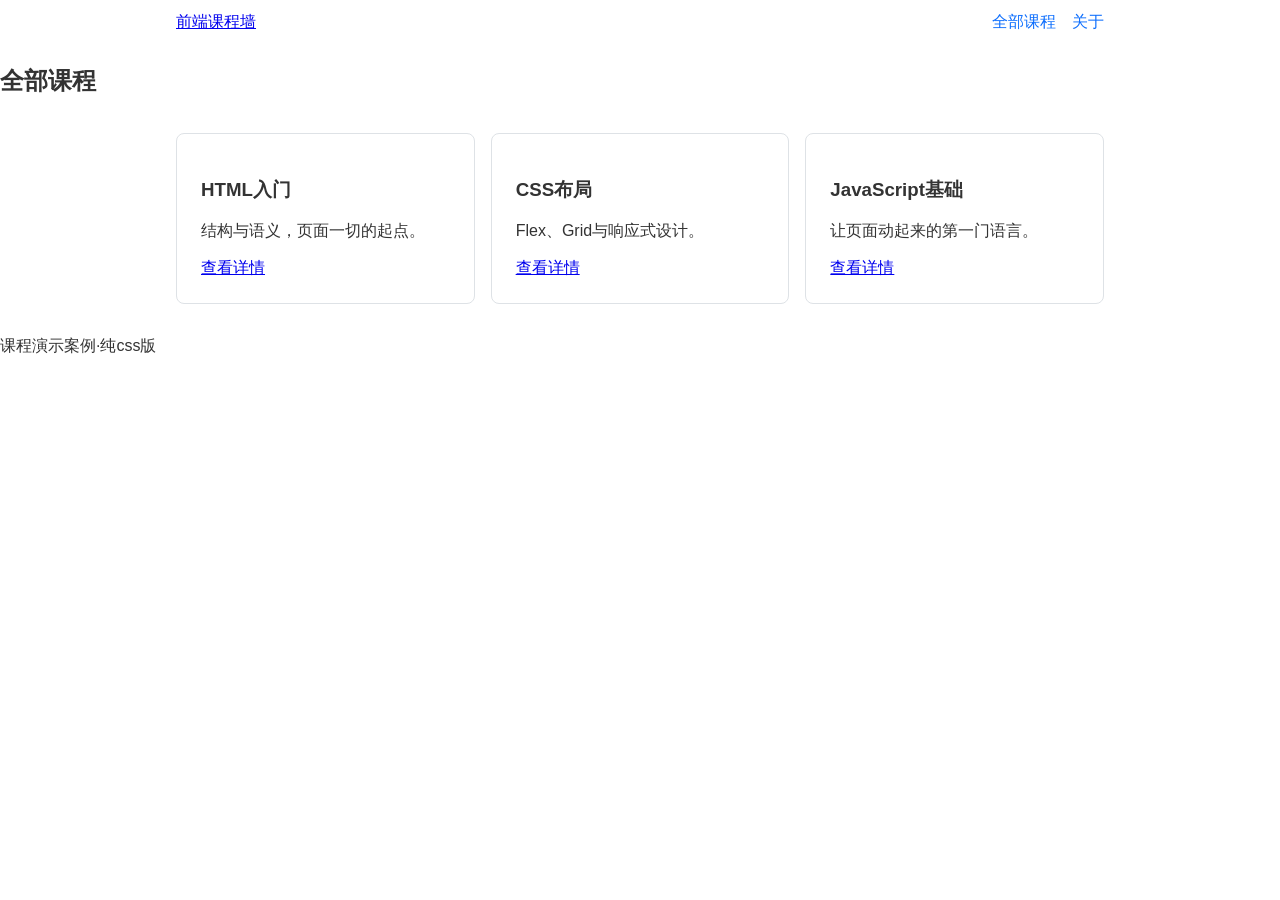
<file: courses-page/index.html>
<!DOCTYPE html>
<html lang="zh-CN">
    <head>
        <meta charset="UTF-8">
        <meta name="viewport" content="width=device-width, initial-scale=1.0">
        <title>课程展示</title>
        <link rel="stylesheet" href="css/courses.css">
    </head>
    
    <body>
        <header class="site-header">
            <div class="nav-wrap">
                <a class="logo" href="#">前端课程墙</a>
                <nav class="main-nav">
                    <a href="#courses">全部课程</a>
                    <a href="#about">关于</a>
                </nav>
            </div>
        </header>
        
        <main>
            <section id="courses">
                <h2>全部课程</h2>
                <div class="card-grid">
                    <article class="course-card">
                        <h3>HTML入门</h3>
                        <p>结构与语义，页面一切的起点。</p>
                        <a href="#">查看详情</a>
                    </article>
                    <article class="course-card">
                        <h3>CSS布局</h3>
                        <p>Flex、Grid与响应式设计。</p>
                        <a href="#">查看详情</a>
                    </article>
                    <article class="course-card">
                        <h3>JavaScript基础</h3>
                        <p>让页面动起来的第一门语言。</p>
                        <a href="#">查看详情</a>
                    </article>
                </div>
            </section>
        </main>

        <footer>
            <p>课程演示案例·纯css版</p>
        </footer>
    </body>
</html>
</file>
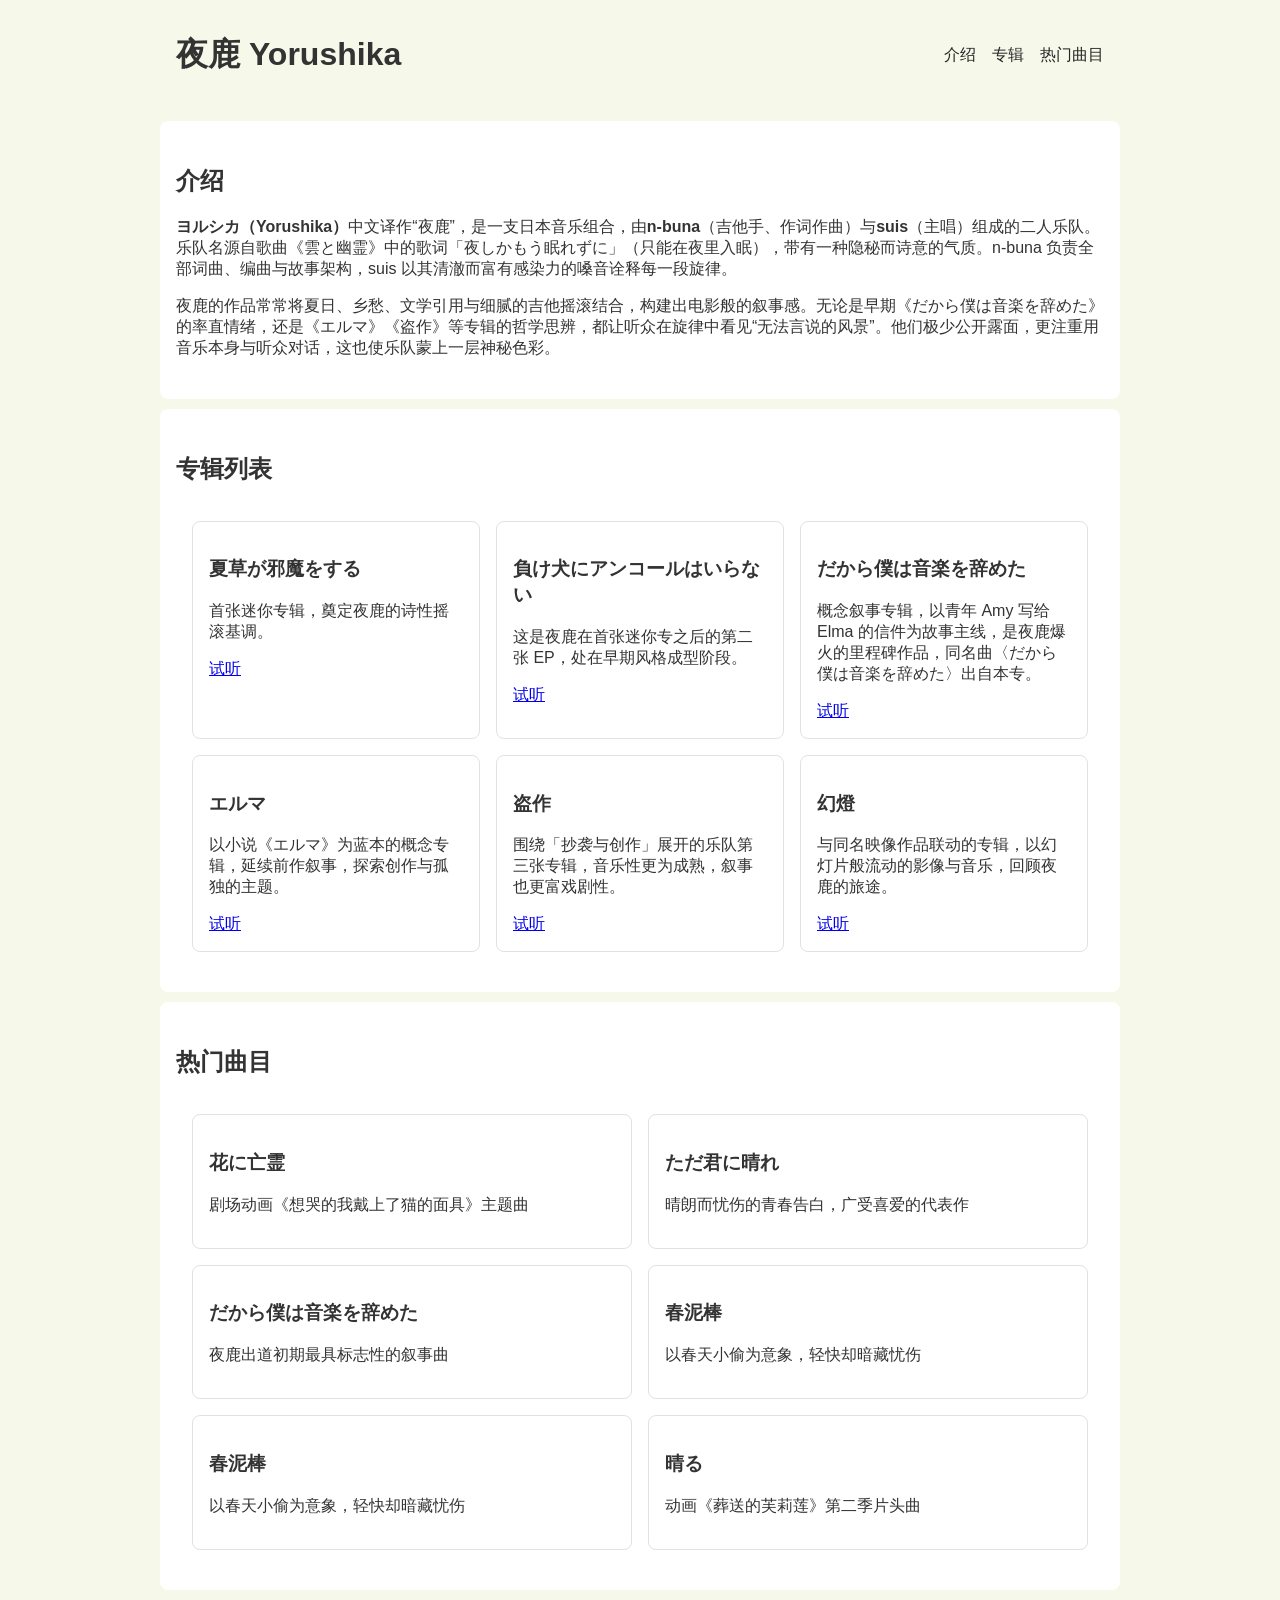
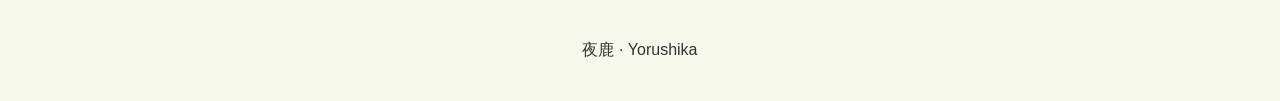
<file: topic-page/index.html>
<DOCTYPE html>
    <html lang="zh-CN">
        <head>
            <meta charset="UTF-8">
            <meta name="viewport" content="width=device-width, initial-scale=1.0">
            <title>ヨルシカ · 夜鹿</title>
            <link rel="stylesheet" href="css/style.css">
        </head>

        <body>
            <header class="site-header">
                <div class="nav-wrap">
                    <a class="logo" href="#">
                        <h1>夜鹿 Yorushika</h1>
                    </a>
                    <nav class="main-nav">
                        <a href="#intro">介绍</a>
                        <a href="#albums">专辑</a>
                        <a href="#musics">热门曲目</a>
                    </nav>
                </div>
            </header>

            <main>
                <section id="intro">
                    <h2>介绍</h2>
                    <p><b>ヨルシカ（Yorushika）</b>中文译作“夜鹿”，是一支日本音乐组合，由<b>n-buna</b>（吉他手、作词作曲）与<b>suis</b>（主唱）组成的二人乐队。乐队名源自歌曲《雲と幽霊》中的歌词「夜しかもう眠れずに」（只能在夜里入眠），带有一种隐秘而诗意的气质。n-buna 负责全部词曲、编曲与故事架构，suis 以其清澈而富有感染力的嗓音诠释每一段旋律。</p>
                    <p>夜鹿的作品常常将夏日、乡愁、文学引用与细腻的吉他摇滚结合，构建出电影般的叙事感。无论是早期《だから僕は音楽を辞めた》的率直情绪，还是《エルマ》《盗作》等专辑的哲学思辨，都让听众在旋律中看见“无法言说的风景”。他们极少公开露面，更注重用音乐本身与听众对话，这也使乐队蒙上一层神秘色彩。</p>
                </section>

                <section id="albums">
                    <h2>专辑列表</h2>
                    <div class="card-grid">
                        <article class="album-card">
                            <h3>夏草が邪魔をする</h3>
                            <p>首张迷你专辑，奠定夜鹿的诗性摇滚基调。</p>
                            <a href="#">试听</a>
                        </article>
                       <article class="album-card">
                            <h3>負け犬にアンコールはいらない</h3>
                            <p>这是夜鹿在首张迷你专之后的第二张 EP，处在早期风格成型阶段。</p>
                            <a href="#">试听</a>
                        </article>
                        <article class="album-card">
                            <h3>だから僕は音楽を辞めた</h3>
                            <p>概念叙事专辑，以青年 Amy 写给 Elma 的信件为故事主线，是夜鹿爆火的里程碑作品，同名曲〈だから僕は音楽を辞めた〉出自本专。</p>
                            <a href="#">试听</a>
                        </article>
                        <article class="album-card">
                            <h3>エルマ</h3>
                            <p>以小说《エルマ》为蓝本的概念专辑，延续前作叙事，探索创作与孤独的主题。</p>
                            <a href="#">试听</a>
                        </article>
                        <article class="album-card">
                            <h3>盗作</h3>
                            <p>围绕「抄袭与创作」展开的乐队第三张专辑，音乐性更为成熟，叙事也更富戏剧性。</p>
                            <a href="#">试听</a>
                        </article>
                        <article class="album-card">
                            <h3>幻燈</h3>
                            <p>与同名映像作品联动的专辑，以幻灯片般流动的影像与音乐，回顾夜鹿的旅途。</p>
                            <a href="#">试听</a>
                        </article>
                    </div>
                </section>

                <section id="musics">
                    <h2>热门曲目</h2>
                    <div class="card-grid-music">
                        <article class="music-card">
                            <h3>花に亡霊</h3>
                            <p>剧场动画《想哭的我戴上了猫的面具》主题曲</p> 
                        </article>
                        <article class="music-card">
                            <h3>ただ君に晴れ</h3>
                            <p>晴朗而忧伤的青春告白，广受喜爱的代表作</p> 
                        </article>
                        <article class="music-card">
                            <h3>だから僕は音楽を辞めた</h3>
                            <p>夜鹿出道初期最具标志性的叙事曲</p> 
                        </article>
                        <article class="music-card">        
                            <h3>春泥棒</h3>
                            <p>以春天小偷为意象，轻快却暗藏忧伤</p> 
                        </article>
                        <article class="music-card">
                            <h3>春泥棒</h3>
                            <p>以春天小偷为意象，轻快却暗藏忧伤</p> 
                        </article>
                        <article class="music-card">
                            <h3>晴る</h3>
                            <p>动画《葬送的芙莉莲》第二季片头曲</p>
                        </article>
                    </div>
                </section>
            </main>

            <footer>
                    <p>夜鹿 · Yorushika</p>
            </footer>
        </body>
    </html>
</file>
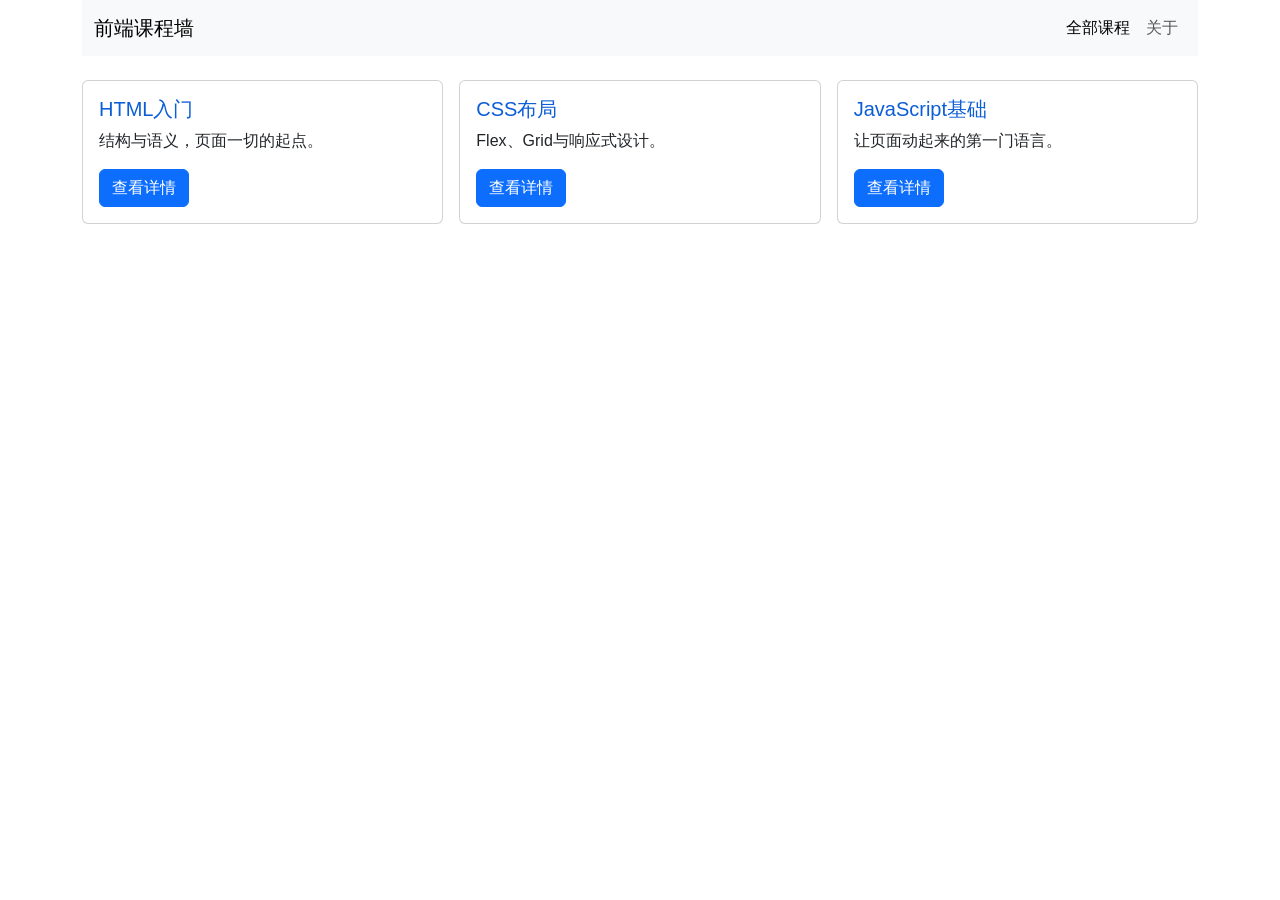
<file: courses-page/bootstrap.html>
<!DOCTYPE html>
<html lang="zh-CN">
    <head>
        <meta charset="UTF-8">
        <meta name="viewport" content="width=device-width, initial-scale=1.0">
        <link href="https://cdn.jsdelivr.net/npm/bootstrap@5.3.3/dist/css/bootstrap.min.css" rel="stylesheet">
        <link rel="stylesheet" href="css/courses.css">
        <title>课程展示</title>
    </head>

    <body>
        <div class="container">
            <nav class="navbar navbar-expand-md bg-body-tertiary mb-4">
                <div class="container">
                    <a class="navbar-brand" href="#">前端课程墙</a>
                    <div class="navbar-nav">
                        <a class="nav-link active" href="#">全部课程</a>
                        <a class="nav-link" href="#">关于</a>
                    </div>
                </div>
            </nav>
            <div class="row g-3">
                <div class="col-md-6 col-lg-4">
                    <div class="card">
                        <div class="card-body">
                            <h5 class="card-title">HTML入门</h5>
                            <p class="card-text">结构与语义，页面一切的起点。</p>
                            <a href="#" class="btn btn-primary">查看详情</a>
                        </div>
                    </div>
                </div>

                <div class="col-md-6 col-lg-4">
                    <div class="card">
                        <div class="card-body">
                            <h5 class="card-title">CSS布局</h5>
                            <p class="card-text">Flex、Grid与响应式设计。</p>
                            <a href="#" class="btn btn-primary">查看详情</a>
                        </div>
                    </div>
                </div>

                <div class="col-md-6 col-lg-4">
                    <div class="card">
                        <div class="card-body">
                            <h5 class="card-title">JavaScript基础</h5>
                            <p class="card-text">让页面动起来的第一门语言。</p>
                            <a href="#" class="btn btn-primary">查看详情</a>
                        </div>
                    </div>
                </div>
            </div>
        </div>
    </body>

</html>
</file>
<file: courses-page/css/courses.css>
* { box-sizing: border-box; }

body {
  font-family: "Microsoft YaHei", sans-serif;
  margin: 0;
  color: #333;
}

.nav-wrap {
  max-width: 960px;
  margin: 0 auto;
  padding: 12px 16px;
  display: flex;
  justify-content: space-between;
  align-items: center;
  flex-wrap: wrap;
  gap: 8px;
}

.main-nav {
  display: flex;
  gap: 16px;
}

.main-nav a { text-decoration: none; color: #0d6efd; }

.card-grid {
  max-width: 960px;
  margin: 0 auto;
  padding: 16px;
  display: grid;
  grid-template-columns: repeat(auto-fit, minmax(260px, 1fr));
  gap: 16px;
}

.course-card {
  border: 1px solid #dee2e6;
  border-radius: 8px;
  padding: 16px;
}

@media(min-width:992px){
  .course-card{padding:24px;}
}

.card .card-title {
color: #0b5ed7;
}
</file>
<file: topic-page/css/style.css>
* { box-sizing: border-box; }

body {
    background-color: #f6f9ea;
    font-family: "Microsoft YaHei", sans-serif;
    margin: 0;
    color: #333;
}

.nav-wrap {
    max-width: 960px;
    padding: 12px 16px;
    margin: 0 auto;
    display: flex;
    justify-content: space-between;
    align-items: center;
    flex-wrap: wrap;
    gap: 8px;
}

.logo {
    text-decoration: none;
    color: #333;
}

.main-nav {
    display: flex;
    gap: 16px;
}

.main-nav a {
    text-decoration: none;
    color: #272727;
}

section {
    background-color: #ffffff;
    max-width: 960px;
    margin: 10px auto;
    border-radius: 8px;
    padding: 24px 16px;
}

footer {
    color: #333;
    text-align: center;
    padding: 24px 0;
}

.card-grid {
    max-width: 960px;
    margin: 0 auto;
    padding: 16px;
    display: grid;
    grid-template-columns: repeat(auto-fit, minmax(1fr));
    gap: 16px;
}

.card-grid-music {
    max-width: 960px;
    margin: 0 auto;
    padding: 16px;
    display: grid;
    grid-template-columns: repeat(auto-fit, minmax(1fr));
    gap: 16px;
}

.album-card {
    border: 1px solid #dee2e6;
    border-radius: 8px;
    padding: 16px;
}

.music-card {
    border: 1px solid #dee2e6;
    border-radius: 8px;
    padding: 16px;
}

@media (min-width: 768px) {
.card-grid { grid-template-columns: repeat(2, 1fr); }
.card-grid-music { grid-template-columns: repeat(2, 1fr); }
}

@media (min-width: 992px) {
.card-grid { grid-template-columns: repeat(3, 1fr); }
}
</file>
